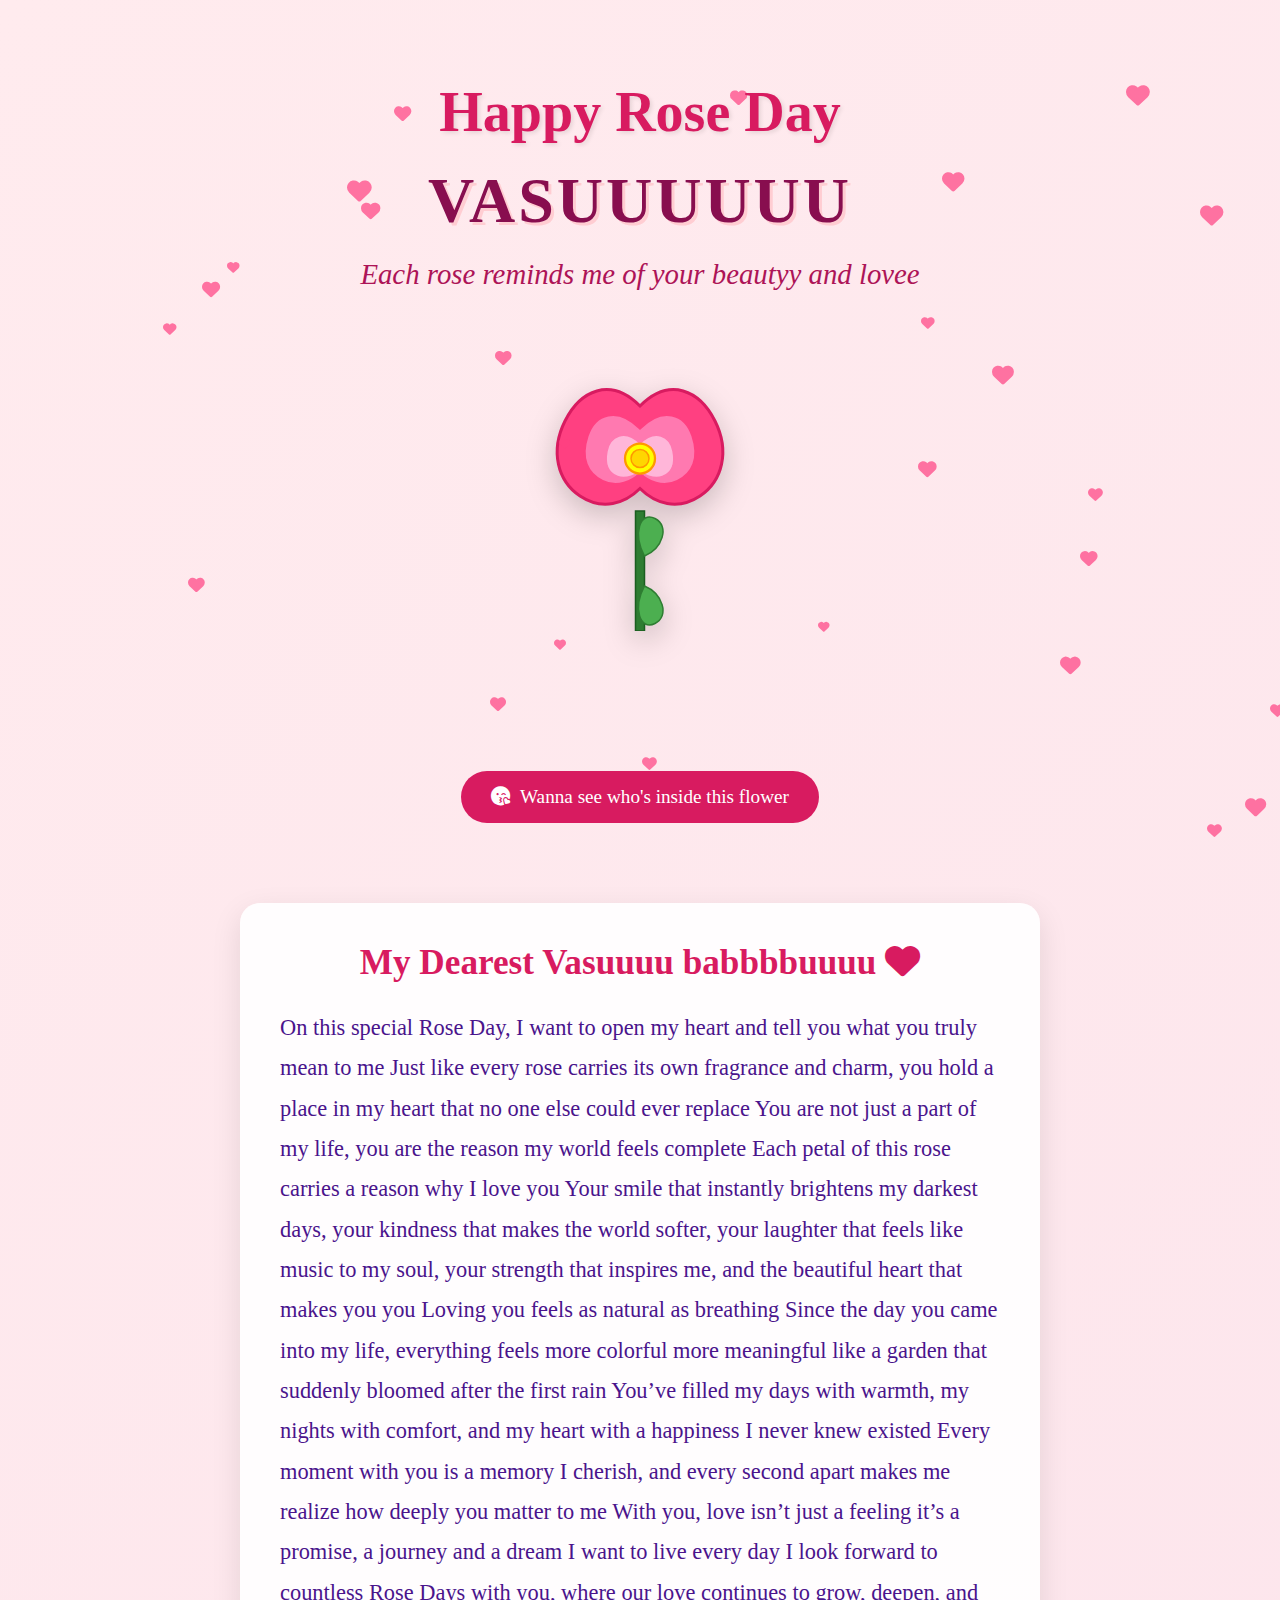
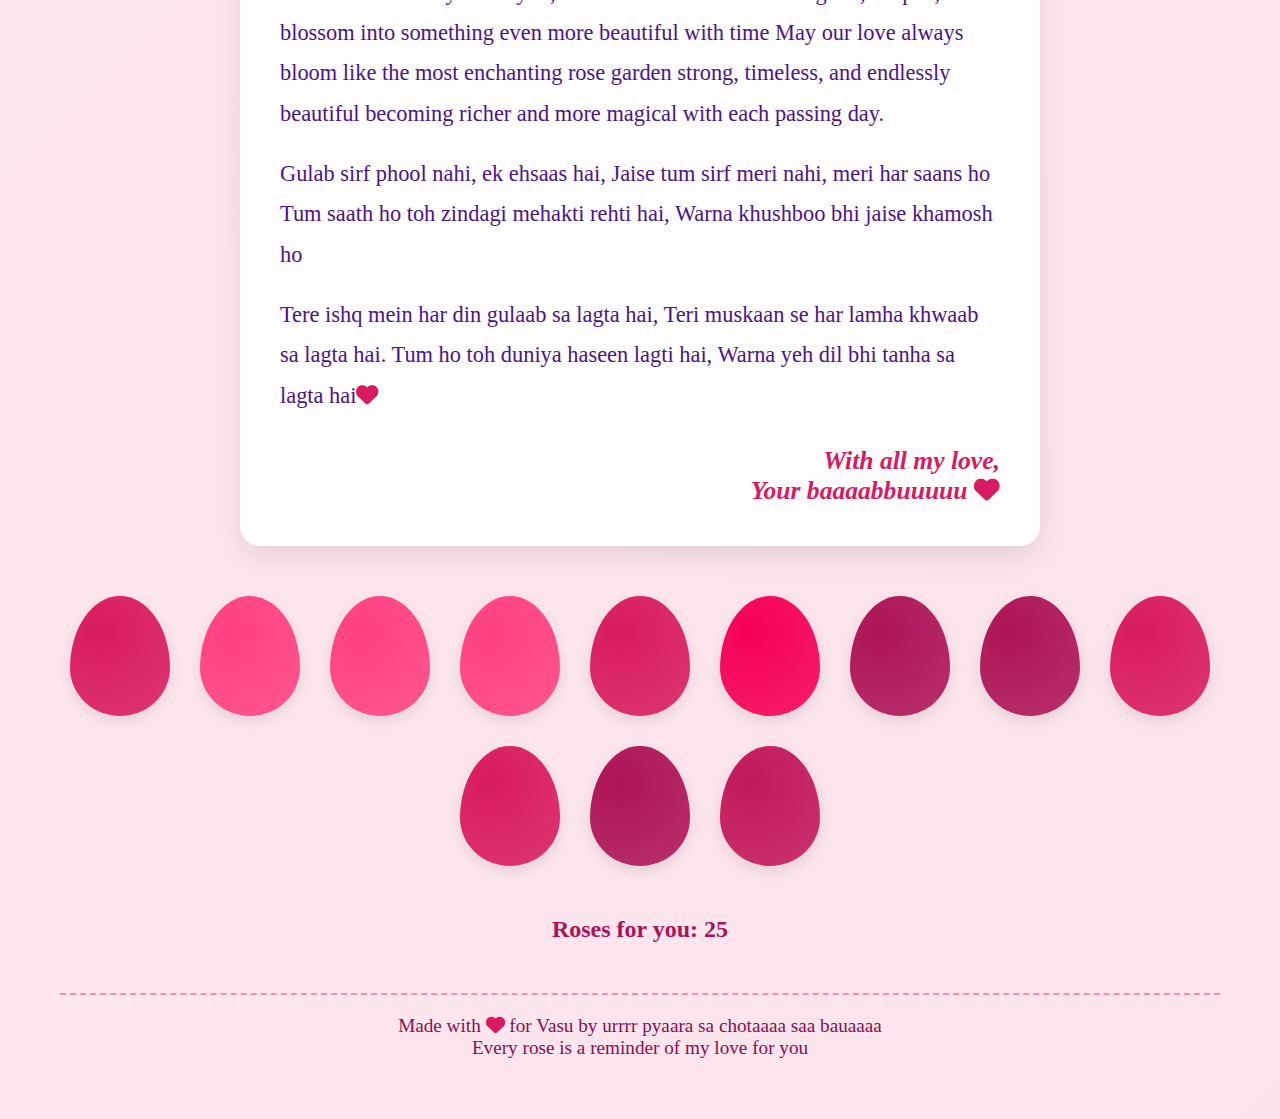
<file: index.html>
<!DOCTYPE html>
<html lang="en">
<head>
    <meta charset="UTF-8">
    <meta name="viewport" content="width=device-width, initial-scale=1.0">
    <title>Rose Day for Vasu</title>
    <link rel="stylesheet" href="https://cdnjs.cloudflare.com/ajax/libs/font-awesome/6.4.0/css/all.min.css">
    <link rel="stylesheet" href="style.css">
   
</head>
<body>
    <div class="container">
        <header>
            <div class="hearts" id="hearts-container"></div>
            <h1>Happy Rose Day</h1>
            <div class="name">VASUuuuuu</div>
            <div class="subtitle">Each rose reminds me of your beautyy and lovee</div>
            
            <div class="rose-container">
                <svg class="rose-svg" viewBox="0 0 200 200" width="300" height="300">
                    <path d="M100,50 C80,30 60,40 50,60 C40,80 45,100 60,110 C75,120 90,115 100,105 C110,115 125,120 140,110 C155,100 160,80 150,60 C140,40 120,30 100,50 Z" 
                          fill="#ff4081" stroke="#d81b60" stroke-width="2"/>
                    <path d="M100,65 C85,50 70,55 65,70 C60,85 65,95 75,100 C85,105 95,100 100,95 C105,100 115,105 125,100 C135,95 140,85 135,70 C130,55 115,50 100,65 Z" 
                          fill="#ff79b0" stroke="#ff4081" stroke-width="1.5"/>
                    <path d="M100,75 C90,65 80,70 78,80 C76,90 80,95 85,97 C90,99 95,97 100,94 C105,97 110,99 115,97 C120,95 124,90 122,80 C120,70 110,65 100,75 Z" 
                          fill="#ffb6d9" stroke="#ff79b0" stroke-width="1"/>
                    <circle cx="100" cy="85" r="10" fill="#ffff00" stroke="#ff9800" stroke-width="1.5"/>
                    <circle cx="100" cy="85" r="6" fill="#ffd600" stroke="#ff9800" stroke-width="1"/>
                    <rect x="97" y="120" width="6" height="80" fill="#2e7d32" stroke="#1b5e20" stroke-width="1"/>
                  \  <path d="M103,150 C115,145 120,130 110,125 C100,120 95,135 103,150 Z" 
                          fill="#4caf50" stroke="#2e7d32" stroke-width="1"/>
                    <path d="M103,170 C115,175 120,190 110,195 C100,200 95,185 103,170 Z" 
                          fill="#4caf50" stroke="#2e7d32" stroke-width="1"/>
                </svg>
            </div>
            
            <button class="music-btn" id="poemBtn">
                <i class="fas fa-kiss-wink-heart"></i> Wanna see who's inside this flower
            </button>
        </header>
        
        <section class="message-box">
            <h2>My Dearest Vasuuuu babbbbuuuu <i class="fas fa-heart" style="color:#d81b60;"></i></h2>
            <div class="message">
                <p>On this special Rose Day, I want to open my heart and tell you what you truly mean to me Just like every rose carries its own fragrance and charm, you hold a place in my heart that no one else could ever replace You are not just a part of my life, you are the reason my world feels complete
Each petal of this rose carries a reason why I love you Your smile that instantly brightens my darkest days, your kindness that makes the world softer, your laughter that feels like music to my soul, your strength that inspires me, and the beautiful heart that makes you you Loving you feels as natural as breathing
Since the day you came into my life, everything feels more colorful more meaningful like a garden that suddenly bloomed after the first rain You’ve filled my days with warmth, my nights with comfort, and my heart with a happiness I never knew existed Every moment with you is a memory I cherish, and every second apart makes me realize how deeply you matter to me
With you, love isn’t just a feeling it’s a promise, a journey and a dream I want to live every day I look forward to countless Rose Days with you, where our love continues to grow, deepen, and blossom into something even more beautiful with time
May our love always bloom like the most enchanting rose garden strong, timeless, and endlessly beautiful becoming richer and more magical with each passing day.</p> 

<p>Gulab sirf phool nahi, ek ehsaas hai,
Jaise tum sirf meri nahi, meri har saans ho
Tum saath ho toh zindagi mehakti rehti hai,
Warna khushboo bhi jaise khamosh ho</p>
Tere ishq mein har din gulaab sa lagta hai,
Teri muskaan se har lamha khwaab sa lagta hai.
Tum ho toh duniya haseen lagti hai,
Warna yeh dil bhi tanha sa lagta hai<i class="fas fa-heart" style="color:#d81b60;"></i></p></div>
            
            <div class="signature">With all my love,<br>Your baaaabbuuuuu <i class="fas fa-heart" style="color:#d81b60;"></i></div>
        </section>
        
        <section class="roses-grid" id="rosesGrid">
        </section>
        
        <div class="counter">
            Roses for you: <span id="roseCount">0</span>
        </div>
        
        <footer class="footer">
            <p>Made with <i class="fas fa-heart" style="color:#d81b60;"></i> for Vasu by urrrr pyaara sa chotaaaa saa bauaaaa</p>
            <p>Every rose is a reminder of my love for you</p>
        </footer>
    </div>
    <script src="script.js"></script>
</body>
</html>
</file>
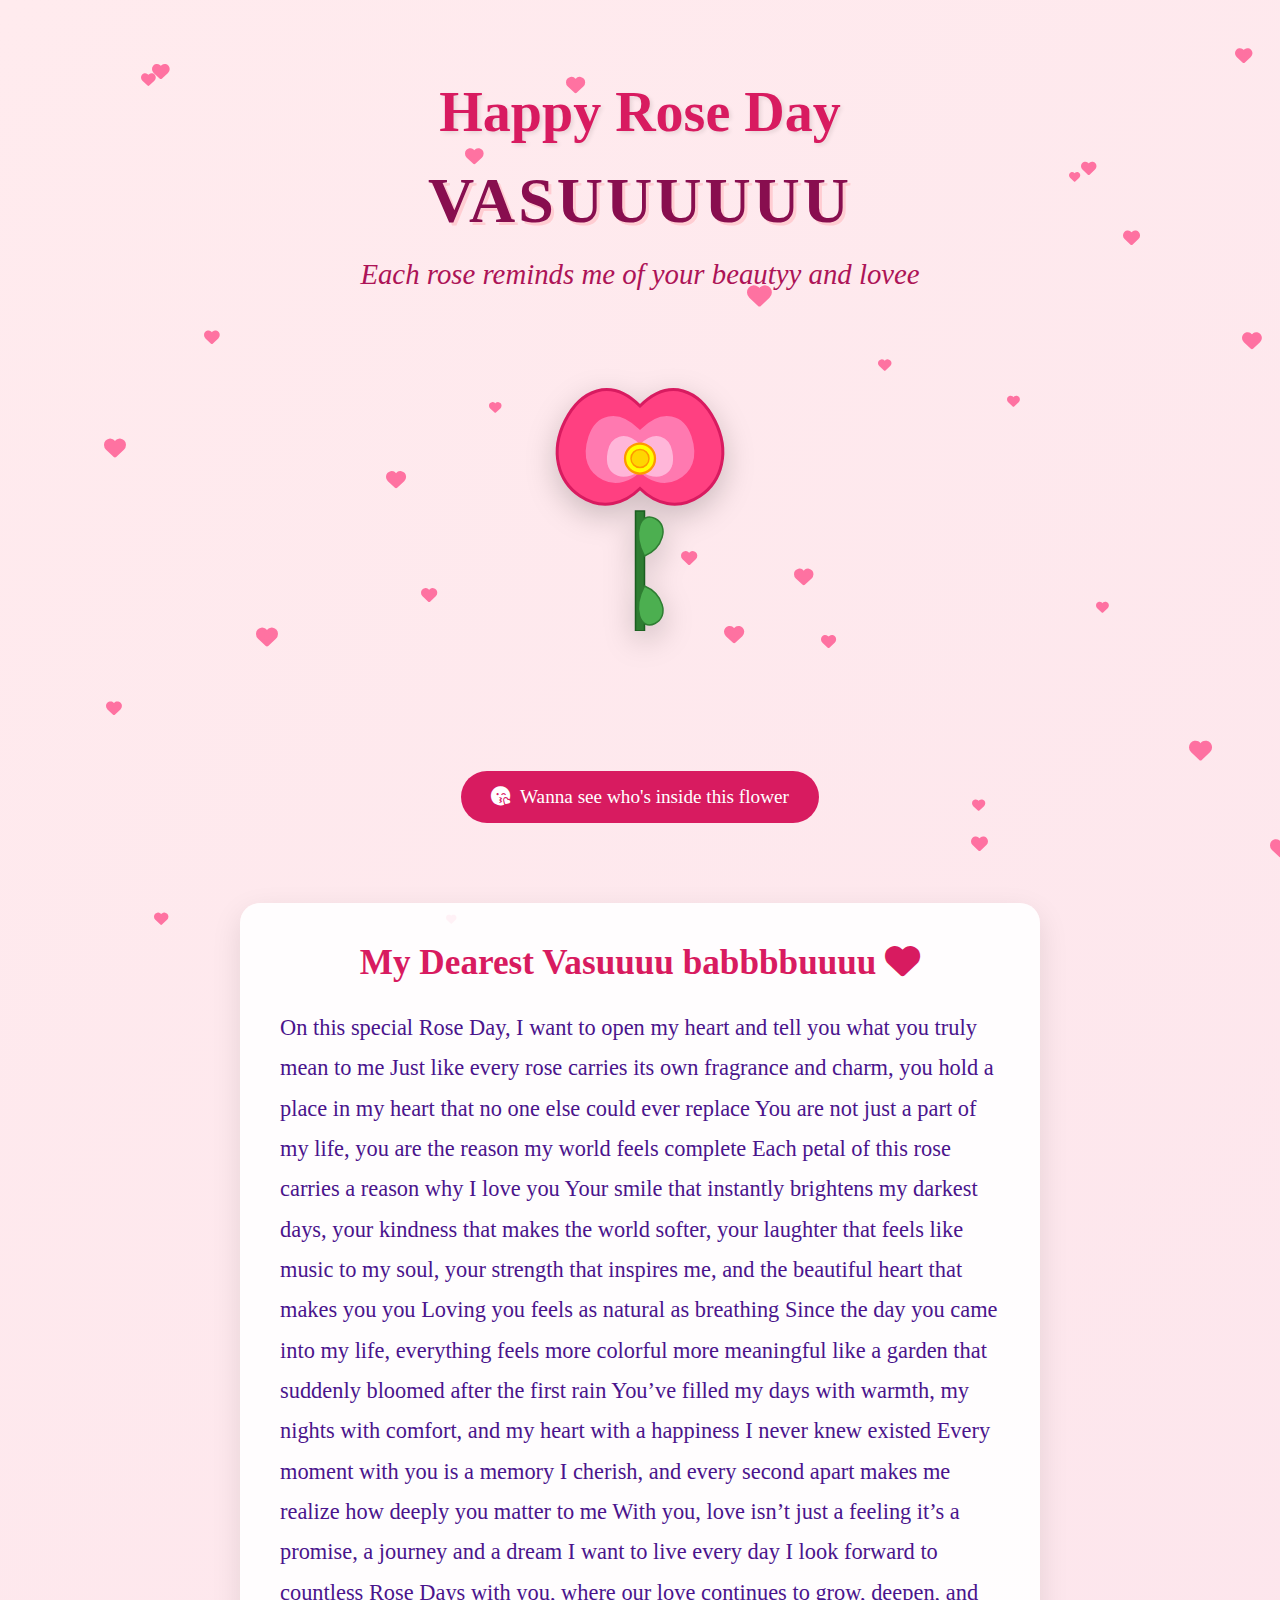
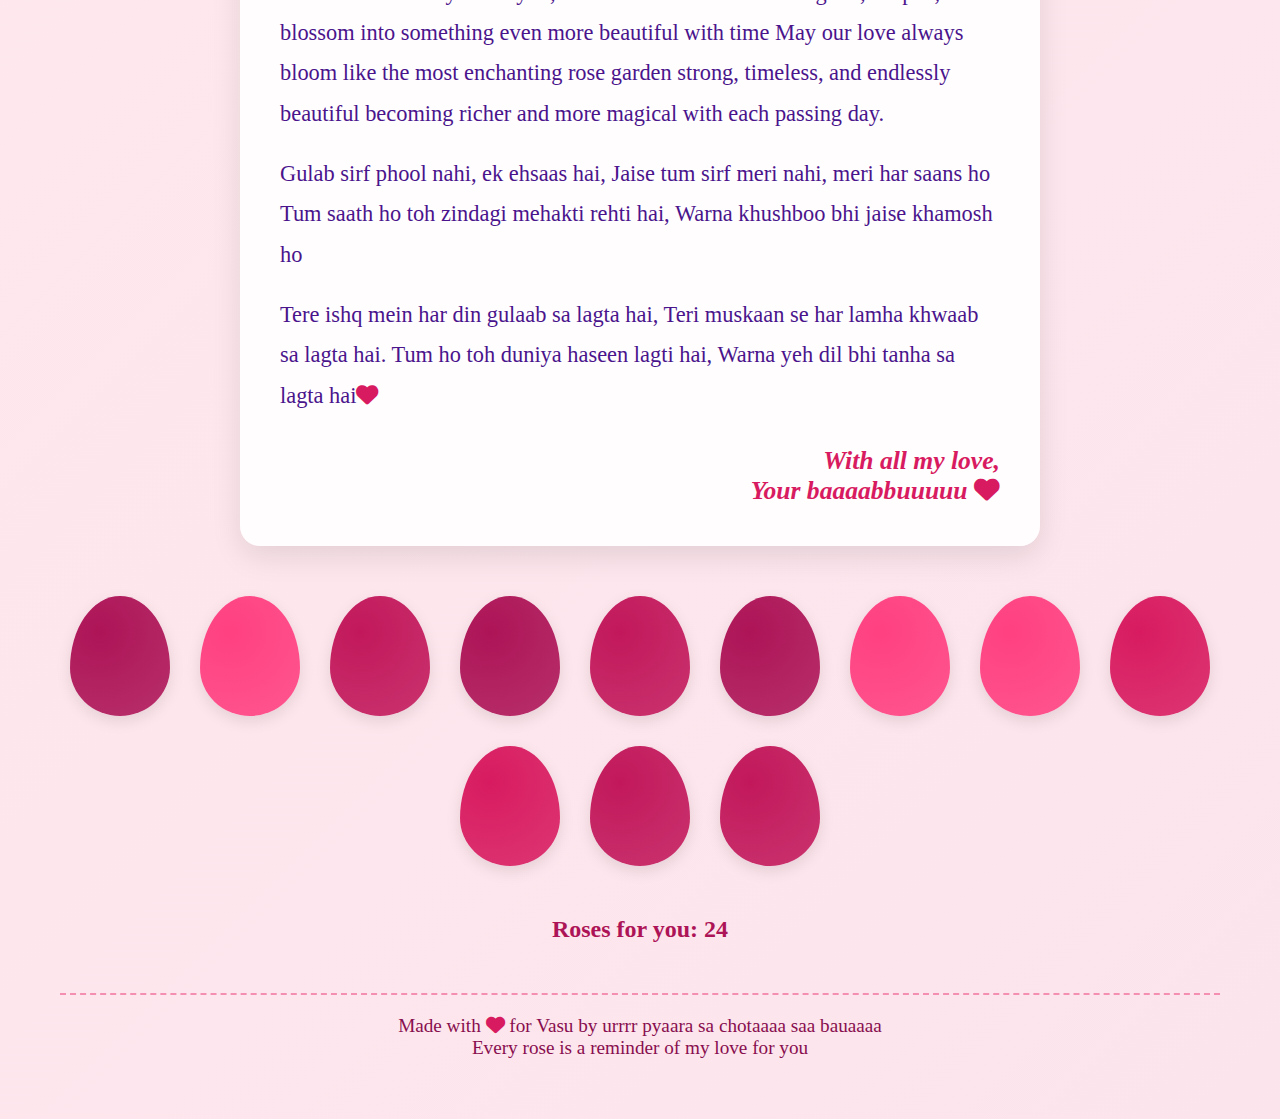
<file: roseday.html>
<!DOCTYPE html>
<html lang="en">
<head>
    <meta charset="UTF-8">
    <meta name="viewport" content="width=device-width, initial-scale=1.0">
    <title>Rose Day for Vasu</title>
    <link rel="stylesheet" href="https://cdnjs.cloudflare.com/ajax/libs/font-awesome/6.4.0/css/all.min.css">
    <link rel="stylesheet" href="style.css">
   
</head>
<body>
    <div class="container">
        <header>
            <div class="hearts" id="hearts-container"></div>
            <h1>Happy Rose Day</h1>
            <div class="name">VASUuuuuu</div>
            <div class="subtitle">Each rose reminds me of your beautyy and lovee</div>
            
            <div class="rose-container">
                <svg class="rose-svg" viewBox="0 0 200 200" width="300" height="300">
                    <path d="M100,50 C80,30 60,40 50,60 C40,80 45,100 60,110 C75,120 90,115 100,105 C110,115 125,120 140,110 C155,100 160,80 150,60 C140,40 120,30 100,50 Z" 
                          fill="#ff4081" stroke="#d81b60" stroke-width="2"/>
                    <path d="M100,65 C85,50 70,55 65,70 C60,85 65,95 75,100 C85,105 95,100 100,95 C105,100 115,105 125,100 C135,95 140,85 135,70 C130,55 115,50 100,65 Z" 
                          fill="#ff79b0" stroke="#ff4081" stroke-width="1.5"/>
                    <path d="M100,75 C90,65 80,70 78,80 C76,90 80,95 85,97 C90,99 95,97 100,94 C105,97 110,99 115,97 C120,95 124,90 122,80 C120,70 110,65 100,75 Z" 
                          fill="#ffb6d9" stroke="#ff79b0" stroke-width="1"/>
                    <circle cx="100" cy="85" r="10" fill="#ffff00" stroke="#ff9800" stroke-width="1.5"/>
                    <circle cx="100" cy="85" r="6" fill="#ffd600" stroke="#ff9800" stroke-width="1"/>
                    <rect x="97" y="120" width="6" height="80" fill="#2e7d32" stroke="#1b5e20" stroke-width="1"/>
                  \  <path d="M103,150 C115,145 120,130 110,125 C100,120 95,135 103,150 Z" 
                          fill="#4caf50" stroke="#2e7d32" stroke-width="1"/>
                    <path d="M103,170 C115,175 120,190 110,195 C100,200 95,185 103,170 Z" 
                          fill="#4caf50" stroke="#2e7d32" stroke-width="1"/>
                </svg>
            </div>
            
            <button class="music-btn" id="poemBtn">
                <i class="fas fa-kiss-wink-heart"></i> Wanna see who's inside this flower
            </button>
        </header>
        
        <section class="message-box">
            <h2>My Dearest Vasuuuu babbbbuuuu <i class="fas fa-heart" style="color:#d81b60;"></i></h2>
            <div class="message">
                <p>On this special Rose Day, I want to open my heart and tell you what you truly mean to me Just like every rose carries its own fragrance and charm, you hold a place in my heart that no one else could ever replace You are not just a part of my life, you are the reason my world feels complete
Each petal of this rose carries a reason why I love you Your smile that instantly brightens my darkest days, your kindness that makes the world softer, your laughter that feels like music to my soul, your strength that inspires me, and the beautiful heart that makes you you Loving you feels as natural as breathing
Since the day you came into my life, everything feels more colorful more meaningful like a garden that suddenly bloomed after the first rain You’ve filled my days with warmth, my nights with comfort, and my heart with a happiness I never knew existed Every moment with you is a memory I cherish, and every second apart makes me realize how deeply you matter to me
With you, love isn’t just a feeling it’s a promise, a journey and a dream I want to live every day I look forward to countless Rose Days with you, where our love continues to grow, deepen, and blossom into something even more beautiful with time
May our love always bloom like the most enchanting rose garden strong, timeless, and endlessly beautiful becoming richer and more magical with each passing day.</p> 

<p>Gulab sirf phool nahi, ek ehsaas hai,
Jaise tum sirf meri nahi, meri har saans ho
Tum saath ho toh zindagi mehakti rehti hai,
Warna khushboo bhi jaise khamosh ho</p>
Tere ishq mein har din gulaab sa lagta hai,
Teri muskaan se har lamha khwaab sa lagta hai.
Tum ho toh duniya haseen lagti hai,
Warna yeh dil bhi tanha sa lagta hai<i class="fas fa-heart" style="color:#d81b60;"></i></p></div>
            
            <div class="signature">With all my love,<br>Your baaaabbuuuuu <i class="fas fa-heart" style="color:#d81b60;"></i></div>
        </section>
        
        <section class="roses-grid" id="rosesGrid">
        </section>
        
        <div class="counter">
            Roses for you: <span id="roseCount">0</span>
        </div>
        
        <footer class="footer">
            <p>Made with <i class="fas fa-heart" style="color:#d81b60;"></i> for Vasu by urrrr pyaara sa chotaaaa saa bauaaaa</p>
            <p>Every rose is a reminder of my love for you</p>
        </footer>
    </div>
    <script src="script.js"></script>
</body>
</html>
</file>
<file: style.css>
* {
            margin: 0;
            padding: 0;
            box-sizing: border-box;
            font-family: 'Georgia', serif;
        }
        
        body {
            background: linear-gradient(135deg, #ffebee 0%, #fce4ec 100%);
            color: #880e4f;
            min-height: 100vh;
            overflow-x: hidden;
            padding: 20px;
        }
        
        .container {
            max-width: 1200px;
            margin: 0 auto;
            text-align: center;
            padding: 20px;
        }
        
        header {
            padding: 40px 20px;
            position: relative;
        }
        
        .hearts {
            position: absolute;
            width: 100%;
            height: 100%;
            top: 0;
            left: 0;
            pointer-events: none;
            z-index: 1;
        }
        
        .heart {
            position: absolute;
            color: #ff4081;
            font-size: 20px;
            opacity: 0.7;
            animation: float 6s infinite ease-in-out;
        }
        
        @keyframes float {
            0%, 100% { transform: translateY(0) rotate(0deg); }
            50% { transform: translateY(-20px) rotate(20deg); }
        }
        
        h1 {
            font-size: 3.5rem;
            margin-bottom: 15px;
            color: #d81b60;
            text-shadow: 2px 2px 4px rgba(0,0,0,0.1);
            position: relative;
            z-index: 2;
        }
        
        .name {
            color: #880e4f;
            text-transform: uppercase;
            letter-spacing: 3px;
            font-size: 4rem;
            font-weight: bold;
            margin: 20px 0;
            text-shadow: 3px 3px 0 #ffcdd2;
            position: relative;
            z-index: 2;
        }
        
        .subtitle {
            font-size: 1.8rem;
            margin-bottom: 40px;
            color: #ad1457;
            font-style: italic;
            position: relative;
            z-index: 2;
        }
        
        .rose-container {
            position: relative;
            width: 300px;
            height: 400px;
            margin: 40px auto;
        }
        
        .rose-svg {
            filter: drop-shadow(0 10px 15px rgba(0,0,0,0.2));
            animation: floatRose 6s infinite ease-in-out;
            cursor: pointer;
            transition: transform 0.3s;
        }

        .rose-svg:hover {
            transform: scale(1.05);
        }

        @keyframes floatRose {
            0%, 100% { transform: translateY(0) rotate(0deg); }
            50% { transform: translateY(-15px) rotate(5deg); }
        }
        
        .message-box {
            background-color: rgba(255, 255, 255, 0.9);
            border-radius: 20px;
            padding: 40px;
            margin: 40px auto;
            max-width: 800px;
            box-shadow: 0 10px 30px rgba(0,0,0,0.1);
            position: relative;
            z-index: 2;
        }
        
        .message-box h2 {
            font-size: 2.2rem;
            margin-bottom: 25px;
            color: #d81b60;
        }
        
        .message {
            font-size: 1.4rem;
            line-height: 1.8;
            text-align: left;
            margin-bottom: 30px;
            color: #4a148c;
        }
        
        .message p {
            margin-bottom: 20px;
        }
        
        .signature {
            text-align: right;
            font-size: 1.6rem;
            font-style: italic;
            color: #d81b60;
            font-weight: bold;
            margin-top: 30px;
        }
        
        .roses-grid {
            display: flex;
            justify-content: center;
            flex-wrap: wrap;
            gap: 30px;
            margin: 50px 0;
        }
        
        .small-rose {
            width: 100px;
            height: 120px;
            background: radial-gradient(circle at 30% 30%, #ff4081, #f50057);
            border-radius: 50% 50% 50% 50% / 60% 60% 40% 40%;
            box-shadow: 0 5px 15px rgba(0,0,0,0.1);
            cursor: pointer;
            transition: transform 0.3s;
        }
        
        .small-rose:hover {
            transform: scale(1.2) rotate(10deg);
        }
        
        .counter {
            font-size: 1.5rem;
            margin-top: 30px;
            color: #ad1457;
            font-weight: bold;
        }
        
        .footer {
            margin-top: 50px;
            padding: 20px;
            font-size: 1.2rem;
            color: #880e4f;
            border-top: 2px dashed #f48fb1;
        }
        
        .music-btn {
            background-color: #d81b60;
            color: white;
            border: none;
            padding: 15px 30px;
            font-size: 1.2rem;
            border-radius: 50px;
            cursor: pointer;
            margin-top: 20px;
            transition: all 0.3s;
            display: flex;
            align-items: center;
            justify-content: center;
            gap: 10px;
            margin: 0 auto;
        }
        
        .music-btn:hover {
            background-color: #ad1457;
            transform: scale(1.05);
        }
        
        @media (max-width: 768px) {
            h1 { font-size: 2.5rem; }
            .name { font-size: 3rem; }
            .subtitle { font-size: 1.4rem; }
            .message-box { padding: 25px; }
            .message { font-size: 1.2rem; }
            .rose-container { transform: scale(0.8); }
        }
</file>
